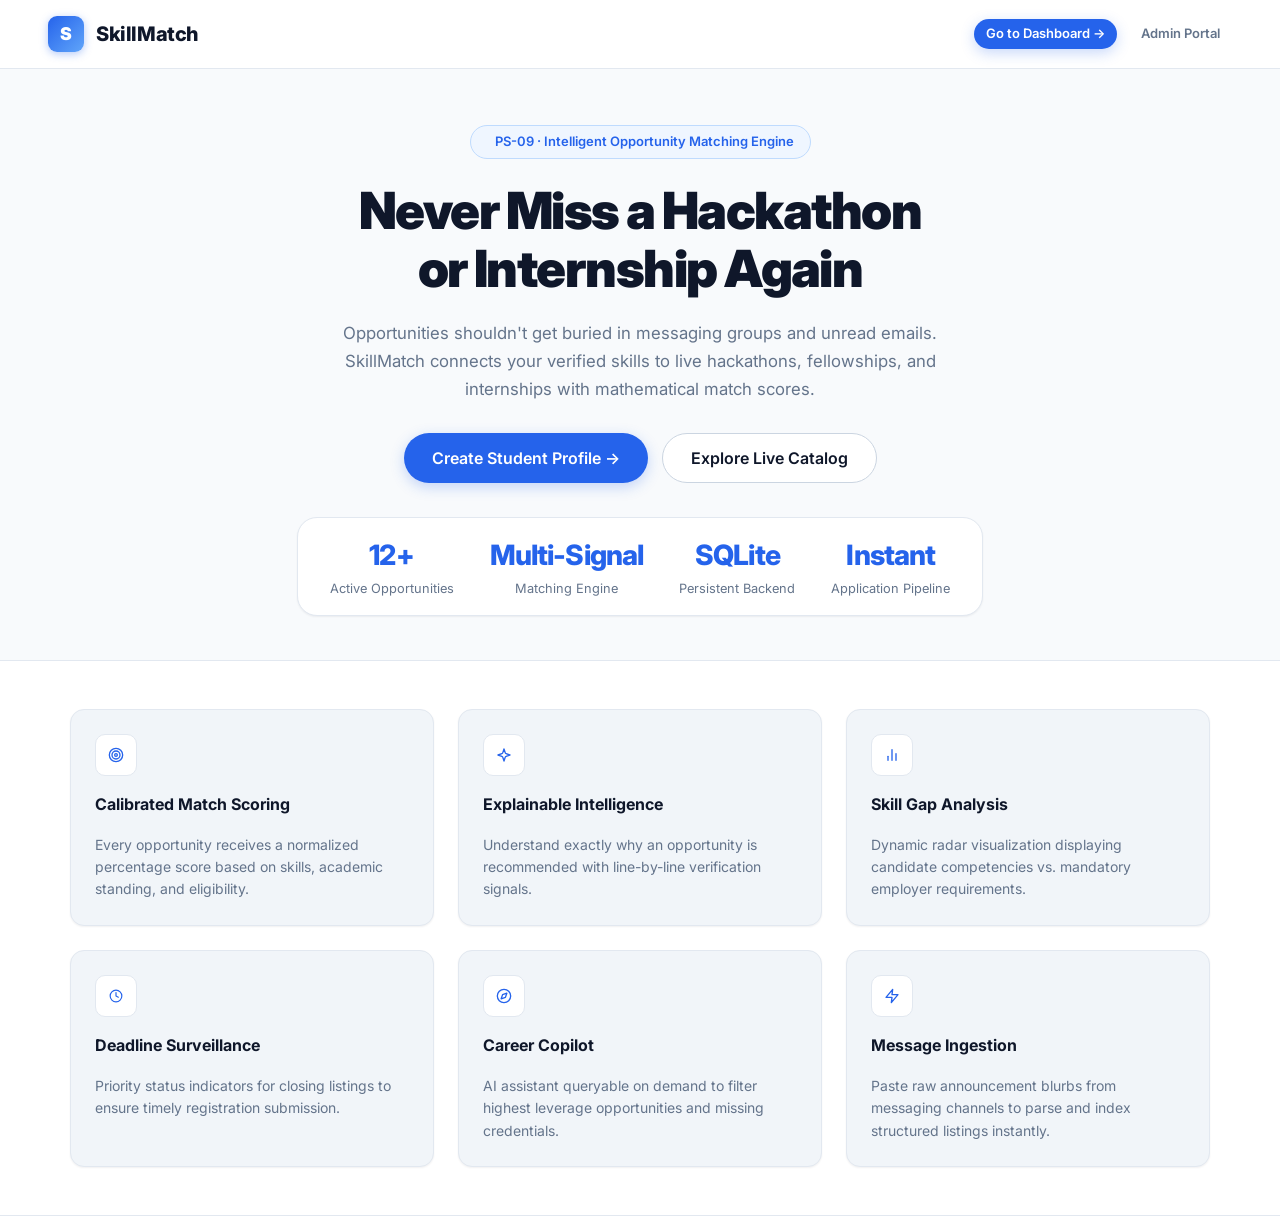
<file: index.html>
<!DOCTYPE html>
<html lang="en">

<head>
  <meta charset="UTF-8" />
  <meta name="viewport" content="width=device-width, initial-scale=1.0" />
  <title>SkillMatch — Student Opportunity Platform</title>
  <meta name="description" content="AI-powered skill-to-opportunity matching platform for engineering students." />
  <link rel="stylesheet" href="css/styles.css?v=2" />
  <script src="js/icons.js"></script>
  <style>
    .badge-iso {
      display: inline-flex;
      align-items: center;
      gap: 6px;
      padding: 4px 10px;
      border-radius: var(--radius-full);
      font-size: 0.75rem;
      font-weight: 700;
      text-transform: uppercase;
      letter-spacing: 0.04em;
      background: var(--blue-50);
      color: var(--primary);
      border: 1px solid var(--border-blue);
    }

    .icon-box {
      width: 40px;
      height: 40px;
      border-radius: var(--radius);
      display: flex;
      align-items: center;
      justify-content: center;
      background: var(--blue-50);
      color: var(--primary);
      margin-bottom: 12px;
    }

    .landing-nav {
      padding: 16px 48px;
      display: flex;
      align-items: center;
      justify-content: space-between;
      border-bottom: 1px solid var(--border);
      background: white;
      position: sticky;
      top: 0;
      z-index: 50;
    }

    .landing-logo {
      display: flex !important;
      flex-direction: row !important;
      align-items: center !important;
      gap: 12px !important;
    }

    .landing-logo .logo-mark {
      width: 36px !important;
      height: 36px !important;
      background: linear-gradient(135deg, var(--primary), #60a5fa) !important;
      border-radius: 9px !important;
      display: flex !important;
      align-items: center !important;
      justify-content: center !important;
      font-weight: 900 !important;
      font-size: 1.1rem !important;
      color: white !important;
      box-shadow: 0 2px 8px rgba(37, 99, 235, 0.35) !important;
      flex-shrink: 0 !important;
    }

    .landing-logo .logo-text {
      font-size: 1.25rem !important;
      font-weight: 800 !important;
      color: var(--text) !important;
      letter-spacing: -0.02em !important;
    }

    .feature-strip {
      background: white;
      border-top: 1px solid var(--border);
      border-bottom: 1px solid var(--border);
      padding: 48px 24px;
    }

    .features-grid {
      max-width: 1140px !important;
      margin: 0 auto !important;
      display: grid !important;
      grid-template-columns: repeat(3, 1fr) !important;
      gap: 24px !important;
      width: 100% !important;
    }

    .feature-item {
      background: var(--bg);
      border: 1.5px solid var(--border);
      border-radius: var(--radius-lg);
      padding: 24px;
      display: flex;
      flex-direction: column;
      align-items: flex-start;
      transition: all var(--base);
    }

    .feature-item:hover {
      border-color: var(--border-blue);
      box-shadow: var(--shadow-blue);
      transform: translateY(-2px);
    }

    .feature-name {
      font-size: 1rem;
      font-weight: 700;
      color: var(--text);
      margin-bottom: 8px;
    }

    .feature-desc {
      font-size: 0.875rem;
      color: var(--text-muted);
      line-height: 1.6;
    }

    @media (max-width:960px) {
      .features-grid {
        grid-template-columns: repeat(2, 1fr) !important;
      }
    }

    @media (max-width:640px) {
      .features-grid {
        grid-template-columns: 1fr !important;
      }

      .landing-nav {
        padding: 14px 20px !important;
      }
    }

    .student-auth-overlay {
      position: fixed;
      inset: 0;
      background: rgba(15, 23, 42, 0.8);
      backdrop-filter: blur(8px);
      z-index: 9999;
      display: flex;
      align-items: center;
      justify-content: center;
      padding: 20px;
    }

    .student-auth-card {
      background: white;
      border-radius: var(--radius-xl);
      border: 1.5px solid var(--border-blue);
      box-shadow: var(--shadow-lg);
      width: 100%;
      max-width: 440px;
      padding: 28px 24px;
    }

    .profile-pick-item {
      display: flex;
      align-items: center;
      justify-content: space-between;
      padding: 10px 14px;
      border: 1px solid var(--border);
      border-radius: var(--radius);
      cursor: pointer;
      transition: all var(--fast);
    }

    .profile-pick-item:hover {
      border-color: var(--primary);
      background: var(--blue-50);
      transform: translateX(3px);
    }
  </style>
</head>

<body>

  <div class="landing-page">

    <!-- Nav -->
    <nav class="landing-nav">
      <div class="landing-logo">
        <div class="logo-mark">S</div>
        <span class="logo-text">SkillMatch</span>
      </div>
      <div class="flex items-center gap-3">
        <a href="/dashboard.html" onclick="handleDashboardClick(event)" class="btn btn-primary btn-sm">Go to Dashboard
          →</a>
        <a href="/admin.html" class="btn btn-ghost btn-sm">Admin Portal</a>
      </div>
    </nav>

    <!-- Hero -->
    <section class="landing-hero">
      <div class="hero-badge">
        <span class="badge-dot"></span>
        <span>PS-09 · Intelligent Opportunity Matching Engine</span>
      </div>

      <h1>
        Never Miss a Hackathon<br />
        or Internship Again
      </h1>

      <p class="hero-sub">
        Opportunities shouldn't get buried in messaging groups and unread emails.<br />
        SkillMatch connects your verified skills to live hackathons, fellowships, and internships with mathematical
        match scores.
      </p>

      <div class="hero-cta">
        <button class="btn btn-primary btn-lg" onclick="showWizard()" id="start-btn">
          Create Student Profile →
        </button>
        <a href="/dashboard.html" class="btn btn-secondary btn-lg">Explore Live Catalog</a>
      </div>

      <div class="hero-stats">
        <div class="h-stat"><span class="h-stat-num">12+</span><span class="h-stat-lbl">Active Opportunities</span>
        </div>
        <div class="h-stat"><span class="h-stat-num">Multi-Signal</span><span class="h-stat-lbl">Matching Engine</span>
        </div>
        <div class="h-stat"><span class="h-stat-num">SQLite</span><span class="h-stat-lbl">Persistent Backend</span>
        </div>
        <div class="h-stat"><span class="h-stat-num">Instant</span><span class="h-stat-lbl">Application Pipeline</span>
        </div>
      </div>
    </section>

    <!-- Feature strip -->
    <div class="feature-strip">
      <div class="features-grid">
        <div class="feature-item">
          <div class="icon-box" id="f-icon-1"></div>
          <div class="feature-name">Calibrated Match Scoring</div>
          <div class="feature-desc">Every opportunity receives a normalized percentage score based on skills, academic
            standing, and eligibility.</div>
        </div>
        <div class="feature-item">
          <div class="icon-box" id="f-icon-2"></div>
          <div class="feature-name">Explainable Intelligence</div>
          <div class="feature-desc">Understand exactly why an opportunity is recommended with line-by-line verification
            signals.</div>
        </div>
        <div class="feature-item">
          <div class="icon-box" id="f-icon-3"></div>
          <div class="feature-name">Skill Gap Analysis</div>
          <div class="feature-desc">Dynamic radar visualization displaying candidate competencies vs. mandatory employer
            requirements.</div>
        </div>
        <div class="feature-item">
          <div class="icon-box" id="f-icon-4"></div>
          <div class="feature-name">Deadline Surveillance</div>
          <div class="feature-desc">Priority status indicators for closing listings to ensure timely registration
            submission.</div>
        </div>
        <div class="feature-item">
          <div class="icon-box" id="f-icon-5"></div>
          <div class="feature-name">Career Copilot</div>
          <div class="feature-desc">AI assistant queryable on demand to filter highest leverage opportunities and
            missing credentials.</div>
        </div>
        <div class="feature-item">
          <div class="icon-box" id="f-icon-6"></div>
          <div class="feature-name">Message Ingestion</div>
          <div class="feature-desc">Paste raw announcement blurbs from messaging channels to parse and index structured
            listings instantly.</div>
        </div>
      </div>
    </div>


    <!-- Student Sign In Modal -->
    <div class="student-auth-overlay" id="student-login-modal" style="display:none;">
      <div class="student-auth-card">
        <div style="display:flex;align-items:center;justify-content:space-between;margin-bottom:12px;">
          <div style="display:flex;align-items:center;gap:10px;">
            <div class="logo-mark"
              style="width:32px;height:32px;background:linear-gradient(135deg,var(--primary),#60a5fa);border-radius:8px;display:flex;align-items:center;justify-content:center;color:white;font-weight:900;">
              S</div>
            <span style="font-size:1.15rem;font-weight:800;color:var(--text);">Student Sign In</span>
          </div>
          <button class="btn btn-ghost btn-sm" onclick="closeStudentLogin()">✕</button>
        </div>
        <p class="text-xs text-muted mb-4">Select an active profile or continue with your student email to load matched
          opportunities.</p>

        <!-- Registered Profiles Picker -->
        <div class="mb-4">
          <div class="text-xs text-subtle mb-2 font-bold uppercase" style="letter-spacing:0.05em;">Registered Profiles
          </div>
          <div id="profiles-picker-list"
            style="display:flex;flex-direction:column;gap:8px;max-height:160px;overflow-y:auto;">
            <div class="text-xs text-muted" style="padding:10px;text-align:center;">Loading registered students...</div>
          </div>
        </div>

        <div class="divider"></div>

        <div class="mb-3" style="text-align:left;">
          <label class="label mb-1" style="display:block;">Or Sign In with Email</label>
          <input type="email" id="login-email-inp" class="form-input text-sm" placeholder="e.g. atharva@test.com"
            onkeydown="if(event.key==='Enter') loginWithEmail()" />
        </div>

        <div id="login-err-msg" class="text-xs text-red mb-3"
          style="display:none;padding:6px;background:#fef2f2;border-radius:var(--radius);border:1px solid #fecaca;">
        </div>

        <div class="flex flex-col gap-2">
          <button class="btn btn-primary w-full" onclick="loginWithEmail()" id="email-login-btn">Sign In to Dashboard
            →</button>
          <button class="btn btn-secondary w-full" onclick="closeStudentLogin(); showWizard();">Create New Student
            Profile</button>
          <a href="/dashboard.html" class="btn btn-ghost text-xs text-muted w-full" style="text-align:center;">Continue
            as Guest Explorer →</a>
        </div>
      </div>
    </div>


    <!-- WIZARD -->
    <div class="wizard-wrap" id="wizard-section" style="display:none;">
      <div class="wizard-box">

        <!-- Steps -->
        <div class="wizard-steps-bar" id="wsteps">
          <div class="wstep active" data-s="1">
            <div class="wdot">1</div>
            <span class="wlabel">Academic</span>
          </div>
          <div class="wstep" data-s="2">
            <div class="wdot">2</div>
            <span class="wlabel">Competencies</span>
          </div>
          <div class="wstep" data-s="3">
            <div class="wdot">3</div>
            <span class="wlabel">Interests</span>
          </div>
        </div>

        <!-- Pane 1 -->
        <div class="wpane active" id="wp-1">
          <div>
            <h2>Student Details</h2>
            <p class="mt-1">Provide your academic status to calibrate eligibility filters.</p>
          </div>
          <div class="grid-2">
            <div class="form-group">
              <label class="form-label" for="w-name">Full Name *</label>
              <input class="form-input" id="w-name" type="text" placeholder="e.g. Atharva Sharma" />
            </div>
            <div class="form-group">
              <label class="form-label" for="w-email">Email Address</label>
              <input class="form-input" id="w-email" type="email" placeholder="you@college.edu" />
            </div>
          </div>
          <div class="grid-2">
            <div class="form-group">
              <label class="form-label" for="w-year">Current Year of Study *</label>
              <select class="form-select" id="w-year">
                <option value="">Select Year...</option>
                <option value="1">1st Year</option>
                <option value="2">2nd Year</option>
                <option value="3">3rd Year (Pre-final)</option>
                <option value="4">4th Year (Final)</option>
              </select>
            </div>
            <div class="form-group">
              <label class="form-label" for="w-branch">Academic Branch *</label>
              <select class="form-select" id="w-branch">
                <option value="">Select Branch...</option>
                <option value="CSE">Computer Science (CSE)</option>
                <option value="IT">Information Technology (IT)</option>
                <option value="ECE">Electronics (ECE)</option>
                <option value="EEE">Electrical (EEE)</option>
                <option value="Mechanical">Mechanical Engineering</option>
                <option value="Civil">Civil Engineering</option>
                <option value="Mathematics">Mathematics / Data</option>
                <option value="Statistics">Statistics</option>
                <option value="Design">Design</option>
              </select>
            </div>
          </div>
          <div class="grid-2">
            <div class="form-group">
              <label class="form-label" for="w-cgpa">Current CGPA (0 - 10)</label>
              <input class="form-input" id="w-cgpa" type="number" step="0.01" min="0" max="10" placeholder="e.g. 8.4" />
            </div>
            <div class="form-group">
              <label class="form-label" for="w-college">College / University</label>
              <input class="form-input" id="w-college" type="text" placeholder="e.g. IIT Delhi" />
            </div>
          </div>
          <div class="wizard-footer">
            <button class="btn btn-ghost" onclick="hideWizard()">Cancel</button>
            <button class="btn btn-primary" onclick="goStep(2)">Continue to Skills →</button>
          </div>
        </div>

        <!-- Pane 2 -->
        <div class="wpane" id="wp-2">
          <div>
            <h2>Technical Competencies</h2>
            <p class="mt-1">Select your skills or upload a resume to automatically extract verified competencies.</p>
          </div>

          <!-- Resume Upload -->
          <div
            style="background:var(--blue-50);border:1.5px dashed var(--border-blue);border-radius:var(--radius-lg);padding:18px;margin-bottom:12px;">
            <div class="flex items-center gap-3 mb-2">
              <div id="resume-icon-wrap" style="color:var(--primary);"></div>
              <div>
                <div class="font-semibold text-sm">Resume Skill Auto-Extraction</div>
                <div class="text-xs text-muted">Upload a PDF or TXT resume to auto-populate competencies via lexical
                  parsing</div>
              </div>
            </div>
            <div class="flex gap-2 items-center">
              <input type="file" id="resume-file" accept=".pdf,.txt" class="form-input"
                style="font-size:0.8rem;padding:6px 10px;" onchange="parseResume(this)" />
              <div id="resume-status" class="text-xs text-muted"></div>
            </div>
          </div>

          <div class="form-group">
            <div class="search-wrap">
              <span class="search-icon" id="search-icon-wrap"></span>
              <input class="form-input" id="skill-search" type="text"
                placeholder="Filter skills (e.g. Python, React, SQL)..." oninput="filterSkills()" />
            </div>
          </div>
          <div>
            <div class="flex justify-between mb-2">
              <span class="caption">Click competency to toggle</span>
              <span class="caption font-semibold text-blue" id="skill-count">0 selected</span>
            </div>
            <div class="chips" id="skill-chips" style="max-height:240px;overflow-y:auto;padding-right:4px;"></div>
          </div>
          <div class="wizard-footer">
            <button class="btn btn-secondary" onclick="goStep(1)">← Back</button>
            <button class="btn btn-primary" onclick="goStep(3)">Continue to Interests →</button>
          </div>
        </div>

        <!-- Pane 3 -->
        <div class="wpane" id="wp-3">
          <div>
            <h2>Domain Interests</h2>
            <p class="mt-1">Target fields you want prioritized in your match feed.</p>
          </div>
          <div class="chips" id="interest-chips"></div>

          <!-- Preview -->
          <div
            style="background:var(--blue-50);border:1.5px solid var(--blue-100);border-radius:var(--radius-lg);padding:14px 16px;">
            <div class="flex items-center gap-2 mb-2">
              <span class="text-sm font-semibold text-blue">Profile Confirmation</span>
            </div>
            <div id="preview-text" class="text-sm text-muted"></div>
          </div>

          <div class="wizard-footer">
            <button class="btn btn-secondary" onclick="goStep(2)">← Back</button>
            <button class="btn btn-primary btn-lg" onclick="saveProfile()" id="save-btn">
              Generate Match Feed →
            </button>
          </div>
        </div>

      </div>
    </div>

  </div>

  <div class="toast-tray" id="toast-tray"></div>

  <script>
    const ALL_SKILLS = ["Python", "JavaScript", "Java", "C++", "C", "TypeScript", "Go", "MATLAB", "React", "Vue.js", "HTML/CSS", "Next.js", "Node.js", "Django", "FastAPI", "Express.js", "Data Structures", "Algorithms", "Problem Solving", "System Design", "OOP", "Machine Learning", "Deep Learning", "TensorFlow", "PyTorch", "NLP", "Computer Vision", "Statistics", "Mathematics", "Linear Algebra", "SQL", "MongoDB", "PostgreSQL", "Redis", "Firebase", "Cloud", "AWS", "Azure", "GCP", "Docker", "Kubernetes", "Linux", "Git", "Open Source", "Figma", "UI/UX", "Signal Processing", "IoT", "Blockchain", "Physics", "Finance", "Communication", "Leadership", "Team Work", "Public Speaking", "Community Building", "Event Management", "Presentation", "APIs", "Web Development", "Any Programming Language"];
    const INTERESTS = ["AI/ML", "Web Development", "Open Source", "Hackathons", "Research", "FinTech", "Cloud Computing", "Cybersecurity", "Mobile Development", "Data Science", "Blockchain", "IoT", "Robotics", "Space Tech", "Game Development", "Community Building"];
    const selectedSkills = new Set(), selectedInterests = new Set();

    document.addEventListener('DOMContentLoaded', () => {
      // Populate feature icons from ICONS
      document.getElementById('f-icon-1').innerHTML = ICONS.target;
      document.getElementById('f-icon-2').innerHTML = ICONS.sparkle;
      document.getElementById('f-icon-3').innerHTML = ICONS.analytics;
      document.getElementById('f-icon-4').innerHTML = ICONS.clock;
      document.getElementById('f-icon-5').innerHTML = ICONS.compass;
      document.getElementById('f-icon-6').innerHTML = ICONS.bolt;

      const resWrap = document.getElementById('resume-icon-wrap');
      if (resWrap) resWrap.innerHTML = ICONS.upload;
      const sWrap = document.getElementById('search-icon-wrap');
      if (sWrap) sWrap.innerHTML = ICONS.search;

      if (localStorage.getItem('sm_profile_id')) {
        window.location.href = '/dashboard.html';
        return;
      }
      renderSkillChips(ALL_SKILLS);
      renderInterestChips();
    });


    // ── Student Sign In Modal Functions ──
    function handleDashboardClick(e) {
      if (e) e.preventDefault();
      const pid = localStorage.getItem('sm_profile_id');
      if (pid) {
        window.location.href = '/dashboard.html';
      } else {
        openStudentLogin();
      }
    }

    async function openStudentLogin() {
      const modal = document.getElementById('student-login-modal');
      modal.style.display = 'flex';
      const container = document.getElementById('profiles-picker-list');

      try {
        const res = await fetch('/api/profiles');
        const profiles = await res.json();
        if (profiles && profiles.length > 0) {
          container.innerHTML = profiles.slice(0, 4).map(p => `
        <div class="profile-pick-item" onclick="selectProfile('${p.id}', '${p.name}')">
          <div>
            <div style="font-weight:700;font-size:0.875rem;">${p.name}</div>
            <div style="font-size:0.75rem;color:var(--text-muted);">${p.branch || 'Engineering'} · Year ${p.year || 1}</div>
          </div>
          <span class="btn btn-primary btn-sm" style="padding:4px 10px;font-size:0.75rem;">Select →</span>
        </div>
      `).join('');
        } else {
          container.innerHTML = '<div class="text-xs text-muted" style="padding:8px;text-align:center;">No saved profiles yet. Create one below.</div>';
        }
      } catch {
        container.innerHTML = '<div class="text-xs text-muted" style="padding:8px;text-align:center;">Offline mode — create profile below.</div>';
      }
    }

    function closeStudentLogin() {
      document.getElementById('student-login-modal').style.display = 'none';
    }

    function selectProfile(id, name) {
      localStorage.setItem('sm_profile_id', id);
      toast(`Logged in as ${name}`, 'success');
      setTimeout(() => window.location.href = '/dashboard.html', 400);
    }

    async function loginWithEmail() {
      const inp = document.getElementById('login-email-inp');
      const err = document.getElementById('login-err-msg');
      const btn = document.getElementById('email-login-btn');
      const email = (inp.value || '').trim();

      if (!email) {
        err.textContent = 'Please enter your student email address.';
        err.style.display = 'block';
        return;
      }

      btn.textContent = 'Signing in...';
      btn.disabled = true;

      try {
        const res = await fetch('/api/login', {
          method: 'POST',
          headers: { 'Content-Type': 'application/json' },
          body: JSON.stringify({ email: email })
        });
        const d = await res.json();
        if (d.success && d.profile) {
          localStorage.setItem('sm_profile_id', d.profile.id);
          toast(`Welcome back, ${d.profile.name.split(' ')[0]}`, 'success');
          setTimeout(() => window.location.href = '/dashboard.html', 500);
        } else {
          err.textContent = d.error || 'Profile not found. Create a profile below.';
          err.style.display = 'block';
        }
      } catch {
        err.textContent = 'Connection error. Please try again.';
        err.style.display = 'block';
      } finally {
        btn.textContent = 'Sign In to Dashboard →';
        btn.disabled = false;
      }
    }

    // Check if redirected with ?login=1
    if (window.location.search.includes('login=1')) {
      document.addEventListener('DOMContentLoaded', openStudentLogin);
    }


    function showWizard() {
      document.getElementById('wizard-section').style.display = 'block';
      document.getElementById('wizard-section').scrollIntoView({ behavior: 'smooth' });
    }
    function hideWizard() {
      document.getElementById('wizard-section').style.display = 'none';
    }

    function goStep(n) {
      if (n === 2) {
        const name = document.getElementById('w-name').value.trim();
        const year = document.getElementById('w-year').value;
        const branch = document.getElementById('w-branch').value;
        if (!name || !year || !branch) {
          toast('Please enter Name, Year, and Branch', 'error');
          return;
        }
      }
      if (n === 3) {
        if (selectedSkills.size === 0) {
          toast('Please select at least 1 skill', 'error');
          return;
        }
        updatePreview();
      }

      document.querySelectorAll('.wpane').forEach(p => p.classList.remove('active'));
      document.querySelectorAll('.wstep').forEach(s => {
        const sn = parseInt(s.dataset.s);
        s.classList.toggle('active', sn === n);
        s.classList.toggle('done', sn < n);
      });
      document.getElementById(`wp-${n}`).classList.add('active');
    }

    function renderSkillChips(list) {
      const container = document.getElementById('skill-chips');
      container.innerHTML = '';
      list.forEach(skill => {
        const btn = document.createElement('button');
        btn.type = 'button';
        btn.className = `chip ${selectedSkills.has(skill) ? 'selected' : ''}`;
        btn.textContent = skill;
        btn.dataset.skill = skill.toLowerCase();
        btn.onclick = () => {
          if (selectedSkills.has(skill)) {
            selectedSkills.delete(skill);
            btn.classList.remove('selected');
          } else {
            selectedSkills.add(skill);
            btn.classList.add('selected');
          }
          document.getElementById('skill-count').textContent = `${selectedSkills.size} selected`;
        };
        container.appendChild(btn);
      });
    }

    function filterSkills() {
      const q = document.getElementById('skill-search').value.toLowerCase();
      document.querySelectorAll('#skill-chips .chip').forEach(c => {
        c.style.display = c.dataset.skill.includes(q) ? '' : 'none';
      });
    }

    function renderInterestChips() {
      const container = document.getElementById('interest-chips');
      container.innerHTML = '';
      INTERESTS.forEach(i => {
        const btn = document.createElement('button');
        btn.type = 'button';
        btn.className = `chip ${selectedInterests.has(i) ? 'selected' : ''}`;
        btn.textContent = i;
        btn.onclick = () => {
          if (selectedInterests.has(i)) {
            selectedInterests.delete(i);
            btn.classList.remove('selected');
          } else {
            selectedInterests.add(i);
            btn.classList.add('selected');
          }
          updatePreview();
        };
        container.appendChild(btn);
      });
    }

    function updatePreview() {
      const name = document.getElementById('w-name').value.trim();
      const year = document.getElementById('w-year').value;
      const branch = document.getElementById('w-branch').value;
      const cgpa = document.getElementById('w-cgpa').value;
      const college = document.getElementById('w-college').value.trim();
      const skills = [...selectedSkills].slice(0, 5).join(', ');
      const more = selectedSkills.size > 5 ? ` +${selectedSkills.size - 5} more` : '';

      document.getElementById('preview-text').innerHTML = `
    <strong>${name}</strong> · Year ${year} ${branch} ${college ? `· ${college}` : ''} ${cgpa ? `· CGPA ${cgpa}` : ''}<br/>
    <span style="color:var(--text);margin-top:4px;display:inline-block;">Skills: ${skills}${more}</span>
  `;
    }

    async function parseResume(input) {
      const file = input.files[0];
      if (!file) return;
      const status = document.getElementById('resume-status');
      status.textContent = 'Parsing resume...';
      status.style.color = 'var(--primary)';

      const formData = new FormData();
      formData.append('file', file);

      try {
        const res = await fetch('/api/resume', { method: 'POST', body: formData });
        const d = await res.json();
        if (d.skills && d.skills.length > 0) {
          d.skills.forEach(skill => selectedSkills.add(skill));
          renderSkillChips(ALL_SKILLS);
          d.skills.filter(s => !ALL_SKILLS.includes(s)).forEach(s => {
            const extra = document.createElement('button');
            extra.className = 'chip selected';
            extra.textContent = s;
            extra.onclick = () => { selectedSkills.delete(s); extra.remove(); document.getElementById('skill-count').textContent = `${selectedSkills.size} selected`; };
            document.getElementById('skill-chips').prepend(extra);
          });
          document.getElementById('skill-count').textContent = `${selectedSkills.size} selected`;

          const m = d.metadata || {};
          if (m.cgpa && !document.getElementById('w-cgpa').value) document.getElementById('w-cgpa').value = m.cgpa;
          if (m.year && !document.getElementById('w-year').value) document.getElementById('w-year').value = m.year;
          if (m.branch && !document.getElementById('w-branch').value) document.getElementById('w-branch').value = m.branch;

          status.textContent = `Extracted ${d.skills.length} skills from resume`;
          status.style.color = 'var(--green)';
          toast(`Extracted ${d.skills.length} skills from resume`, 'success');
        } else {
          status.textContent = 'No matching technical skills identified';
          status.style.color = 'var(--amber)';
        }
      } catch {
        status.textContent = 'Backend offline — select competencies manually';
        status.style.color = 'var(--red)';
      }
    }

    async function saveProfile() {
      const btn = document.getElementById('save-btn');
      btn.textContent = 'Registering Profile...'; btn.disabled = true;

      const profile = {
        name: document.getElementById('w-name').value.trim(),
        email: document.getElementById('w-email').value.trim(),
        year: parseInt(document.getElementById('w-year').value),
        branch: document.getElementById('w-branch').value,
        cgpa: parseFloat(document.getElementById('w-cgpa').value) || 0,
        college: document.getElementById('w-college').value.trim(),
        skills: [...selectedSkills],
        interests: [...selectedInterests]
      };

      try {
        const res = await fetch('/api/profile', {
          method: 'POST',
          headers: { 'Content-Type': 'application/json' },
          body: JSON.stringify(profile)
        });
        const data = await res.json();
        if (data.id) {
          localStorage.setItem('sm_profile_id', data.id);
          toast('Profile saved. Loading matching catalog...', 'success');
          setTimeout(() => window.location.href = '/dashboard.html', 800);
        } else { throw new Error(); }
      } catch {
        btn.textContent = 'Generate Match Feed →'; btn.disabled = false;
        toast('Error connecting to backend service', 'error');
      }
    }

    function toast(msg, type = 'info') {
      const tray = document.getElementById('toast-tray');
      const t = document.createElement('div');
      t.className = `toast ${type}`;
      t.innerHTML = `<span>${type === 'success' ? ICONS.check : ICONS.alert}</span><span>${msg}</span>`;
      tray.appendChild(t);
      setTimeout(() => { t.style.animation = 'toastOut 0.3s ease forwards'; setTimeout(() => t.remove(), 300); }, 3500);
    }
  </script>
</body>

</html>
</file>
<file: css/styles.css>
/* SkillMatch v2 — Clean White + Blue Design
   Professional SaaS aesthetic: Notion + Linear + Stripe
   Font: Inter (Google Fonts) */

@import url('https://fonts.googleapis.com/css2?family=Inter:wght@300;400;500;600;700;800;900&display=swap');

/* ══════════════════════════════════════
   TOKENS
══════════════════════════════════════ */
:root {
  --sidebar:       #0f172a;
  --sidebar-hover: rgba(255,255,255,0.06);
  --sidebar-active:rgba(59,130,246,0.18);

  --bg:            #f1f5f9;
  --bg-white:      #ffffff;
  --bg-blue-soft:  #eff6ff;

  --primary:       #2563eb;
  --primary-dark:  #1d4ed8;
  --primary-hover: #1e40af;
  --primary-light: #3b82f6;
  --primary-soft:  #eff6ff;
  --primary-ring:  rgba(37,99,235,0.2);

  --blue-600:      #2563eb;
  --blue-500:      #3b82f6;
  --blue-400:      #60a5fa;
  --blue-100:      #dbeafe;
  --blue-50:       #eff6ff;

  --green:         #059669;
  --green-soft:    #ecfdf5;
  --green-ring:    rgba(5,150,105,0.2);

  --amber:         #d97706;
  --amber-soft:    #fffbeb;

  --red:           #dc2626;
  --red-soft:      #fef2f2;

  --cyan:          #0891b2;
  --cyan-soft:     #ecfeff;

  --purple:        #7c3aed;
  --purple-soft:   #f5f3ff;

  --text:          #0f172a;
  --text-muted:    #64748b;
  --text-subtle:   #94a3b8;
  --text-inv:      #ffffff;

  --border:        #e2e8f0;
  --border-strong: #cbd5e1;
  --border-blue:   #bfdbfe;

  --shadow-xs:     0 1px 2px rgba(15,23,42,0.06);
  --shadow-sm:     0 1px 3px rgba(15,23,42,0.08), 0 1px 2px rgba(15,23,42,0.04);
  --shadow:        0 4px 6px rgba(15,23,42,0.07), 0 2px 4px rgba(15,23,42,0.04);
  --shadow-md:     0 10px 15px rgba(15,23,42,0.1), 0 4px 6px rgba(15,23,42,0.05);
  --shadow-lg:     0 20px 25px rgba(15,23,42,0.12), 0 8px 10px rgba(15,23,42,0.06);
  --shadow-blue:   0 4px 14px rgba(37,99,235,0.25);
  --shadow-blue-lg:0 8px 25px rgba(37,99,235,0.3);

  --font:          'Inter', -apple-system, BlinkMacSystemFont, sans-serif;

  --radius-xs:  4px;
  --radius-sm:  6px;
  --radius:     10px;
  --radius-lg:  14px;
  --radius-xl:  20px;
  --radius-2xl: 28px;
  --radius-full:9999px;

  --sidebar-w: 248px;
  --header-h:  60px;

  --ease:  cubic-bezier(0.4,0,0.2,1);
  --fast:  150ms var(--ease);
  --base:  250ms var(--ease);
  --slow:  400ms var(--ease);
}

/* ══════════════════════════════════════
   RESET
══════════════════════════════════════ */
*, *::before, *::after { box-sizing:border-box; margin:0; padding:0; }
html { scroll-behavior:smooth; -webkit-font-smoothing:antialiased; }
body {
  font-family: var(--font);
  background: var(--bg);
  color: var(--text);
  line-height: 1.5;
  overflow-x: hidden;
  font-size: 14px;
}
a  { color:inherit; text-decoration:none; }
button { cursor:pointer; font-family:var(--font); }
input, select, textarea { font-family:var(--font); }
ul { list-style:none; }

/* ══════════════════════════════════════
   SCROLLBAR
══════════════════════════════════════ */
::-webkit-scrollbar { width:5px; height:5px; }
::-webkit-scrollbar-track { background:transparent; }
::-webkit-scrollbar-thumb { background:var(--border-strong); border-radius:3px; }
::-webkit-scrollbar-thumb:hover { background:var(--text-subtle); }

/* ══════════════════════════════════════
   TYPOGRAPHY
══════════════════════════════════════ */
h1 { font-size:clamp(1.75rem,4vw,3rem); font-weight:800; line-height:1.15; letter-spacing:-0.02em; }
h2 { font-size:clamp(1.25rem,2.5vw,1.75rem); font-weight:700; letter-spacing:-0.01em; }
h3 { font-size:1.125rem; font-weight:600; }
h4 { font-size:0.9375rem; font-weight:600; }
p  { color:var(--text-muted); line-height:1.65; }

.label { font-size:0.7rem; font-weight:700; letter-spacing:0.07em; text-transform:uppercase; color:var(--text-subtle); }
.caption { font-size:0.8rem; color:var(--text-muted); }

/* ══════════════════════════════════════
   SIDEBAR
══════════════════════════════════════ */
.sidebar {
  width: var(--sidebar-w);
  background: var(--sidebar);
  min-height: 100vh;
  position: fixed;
  top:0; left:0;
  display: flex;
  flex-direction: column;
  z-index: 100;
  border-right: 1px solid rgba(255,255,255,0.05);
}

.sidebar-logo {
  display: flex; align-items: center; gap: 10px;
  padding: 20px 18px 16px;
  border-bottom: 1px solid rgba(255,255,255,0.06);
}

.logo-mark {
  width: 32px; height: 32px;
  background: linear-gradient(135deg, var(--primary), #60a5fa);
  border-radius: 8px;
  display: flex; align-items: center; justify-content: center;
  font-weight: 900; font-size: 1rem; color: white;
  box-shadow: 0 2px 8px rgba(37,99,235,0.4);
  flex-shrink: 0;
}

.logo-name {
  font-size: 1rem; font-weight: 800;
  color: white; letter-spacing: -0.01em;
}

.sidebar-nav {
  padding: 12px 10px;
  flex: 1;
  display: flex;
  flex-direction: column;
  gap: 2px;
  overflow-y: auto;
}

.nav-section-label {
  font-size: 0.65rem;
  font-weight: 700;
  letter-spacing: 0.08em;
  text-transform: uppercase;
  color: rgba(255,255,255,0.25);
  padding: 12px 8px 4px;
}

.nav-link {
  display: flex;
  align-items: center;
  gap: 10px;
  padding: 9px 10px;
  border-radius: var(--radius);
  color: rgba(255,255,255,0.55);
  font-size: 0.875rem;
  font-weight: 500;
  transition: all var(--fast);
  cursor: pointer;
  border: none;
  background: transparent;
  width: 100%;
  text-align: left;
}

.nav-link:hover { background: var(--sidebar-hover); color: rgba(255,255,255,0.9); }
.nav-link.active {
  background: var(--sidebar-active);
  color: #93c5fd;
  font-weight: 600;
}
.nav-link .icon { font-size: 1rem; width: 18px; text-align:center; flex-shrink:0; }
.nav-link .badge {
  margin-left: auto;
  background: var(--primary);
  color: white;
  font-size: 0.65rem;
  font-weight: 700;
  padding: 1px 7px;
  border-radius: var(--radius-full);
  min-width: 18px; text-align: center;
}

.sidebar-divider { height: 1px; background: rgba(255,255,255,0.06); margin: 6px 10px; }

.sidebar-footer {
  padding: 12px 10px;
  border-top: 1px solid rgba(255,255,255,0.06);
}

.student-chip {
  display: flex; align-items: center; gap: 10px;
  padding: 8px 10px;
  border-radius: var(--radius);
  cursor: pointer;
  transition: background var(--fast);
}
.student-chip:hover { background: var(--sidebar-hover); }

/* ══════════════════════════════════════
   AVATAR
══════════════════════════════════════ */
.avatar {
  width: 34px; height: 34px; border-radius: 50%;
  background: linear-gradient(135deg, var(--primary), #60a5fa);
  display: flex; align-items: center; justify-content: center;
  font-size: 0.8rem; font-weight: 700; color: white;
  flex-shrink: 0;
}
.avatar-sm { width: 28px; height: 28px; font-size: 0.7rem; }
.avatar-lg { width: 48px; height: 48px; font-size: 1.1rem; }
.avatar-xl { width: 72px; height: 72px; font-size: 1.5rem; font-weight: 800; }

/* ══════════════════════════════════════
   MAIN LAYOUT
══════════════════════════════════════ */
.app-shell { display: flex; min-height: 100vh; }

.main-area {
  margin-left: var(--sidebar-w);
  flex: 1;
  display: flex;
  flex-direction: column;
  min-height: 100vh;
}

.top-bar {
  height: var(--header-h);
  background: var(--bg-white);
  border-bottom: 1px solid var(--border);
  display: flex; align-items: center;
  padding: 0 24px;
  gap: 12px;
  position: sticky; top: 0; z-index: 80;
  box-shadow: var(--shadow-xs);
}

.page-wrap {
  padding: 28px 28px;
  flex: 1;
}

/* ══════════════════════════════════════
   CARDS
══════════════════════════════════════ */
.card {
  background: var(--bg-white);
  border: 1px solid var(--border);
  border-radius: var(--radius-lg);
  padding: 20px;
  box-shadow: var(--shadow-xs);
}

.card-hover {
  transition: border-color var(--base), box-shadow var(--base), transform var(--base);
}
.card-hover:hover {
  border-color: var(--border-blue);
  box-shadow: var(--shadow-blue);
  transform: translateY(-2px);
}

/* ══════════════════════════════════════
   BUTTONS
══════════════════════════════════════ */
.btn {
  display: inline-flex; align-items: center; gap: 6px;
  padding: 8px 16px;
  border-radius: var(--radius-full);
  font-size: 0.875rem; font-weight: 600;
  transition: all var(--fast);
  white-space: nowrap;
  border: none;
}

.btn-primary {
  background: var(--primary);
  color: white;
  box-shadow: var(--shadow-blue);
}
.btn-primary:hover {
  background: var(--primary-dark);
  box-shadow: var(--shadow-blue-lg);
  transform: translateY(-1px);
}
.btn-primary:active { transform: translateY(0); }

.btn-secondary {
  background: white;
  border: 1.5px solid var(--border-strong);
  color: var(--text);
}
.btn-secondary:hover {
  border-color: var(--primary);
  color: var(--primary);
  background: var(--blue-50);
}

.btn-ghost {
  background: transparent;
  color: var(--text-muted);
  padding: 6px 10px;
}
.btn-ghost:hover { background: var(--bg); color: var(--text); }

.btn-danger { background: var(--red-soft); border: 1.5px solid #fecaca; color: var(--red); }
.btn-danger:hover { background: #fecaca; }

.btn-sm { padding: 5px 12px; font-size: 0.8125rem; }
.btn-lg { padding: 12px 28px; font-size: 1rem; }
.btn-icon { padding: 7px; border-radius: var(--radius); }

/* ══════════════════════════════════════
   BADGES
══════════════════════════════════════ */
.badge {
  display: inline-flex; align-items: center; gap: 4px;
  padding: 3px 9px;
  border-radius: var(--radius-full);
  font-size: 0.72rem;
  font-weight: 600;
  letter-spacing: 0.01em;
  white-space: nowrap;
}

.badge-blue   { background: var(--blue-100); color: #1d4ed8; }
.badge-green  { background: #dcfce7; color: #15803d; }
.badge-amber  { background: #fef9c3; color: #92400e; }
.badge-red    { background: #fee2e2; color: var(--red); }
.badge-purple { background: #ede9fe; color: #6d28d9; }
.badge-cyan   { background: #cffafe; color: #0e7490; }
.badge-gray   { background: var(--bg); color: var(--text-muted); border: 1px solid var(--border); }

/* Deadline urgency */
.dl-safe    { background: #dcfce7; color: #15803d; }
.dl-warning { background: #fef9c3; color: #92400e; }
.dl-urgent  { background: #ffedd5; color: #c2410c; }
.dl-critical{ background: #fee2e2; color: var(--red); animation: urgentPulse 2s ease infinite; }
.dl-closed  { background: var(--bg); color: var(--text-subtle); border: 1px solid var(--border); }

@keyframes urgentPulse {
  0%,100% { opacity:1; }
  50%      { opacity:0.7; }
}

/* ══════════════════════════════════════
   FORM ELEMENTS
══════════════════════════════════════ */
.form-group { display: flex; flex-direction: column; gap: 6px; }
.form-label { font-size: 0.8125rem; font-weight: 600; color: var(--text); }

.form-input, .form-select {
  background: white;
  border: 1.5px solid var(--border-strong);
  border-radius: var(--radius);
  padding: 9px 13px;
  color: var(--text);
  font-size: 0.9rem;
  font-family: var(--font);
  width: 100%;
  transition: border-color var(--fast), box-shadow var(--fast);
  -webkit-appearance: none;
}
.form-select {
  background-image: url("data:image/svg+xml,%3Csvg xmlns='http://www.w3.org/2000/svg' width='12' height='7'%3E%3Cpath d='M1 1l5 5 5-5' stroke='%2364748b' stroke-width='1.5' fill='none' stroke-linecap='round'/%3E%3C/svg%3E");
  background-repeat: no-repeat; background-position: right 12px center;
  padding-right: 34px;
}
.form-input:focus, .form-select:focus {
  outline: none;
  border-color: var(--primary);
  box-shadow: 0 0 0 3px var(--primary-ring);
}
.form-input::placeholder { color: var(--text-subtle); }

.search-wrap { position: relative; }
.search-wrap .search-icon { position: absolute; left: 12px; top: 50%; transform: translateY(-50%); color: var(--text-subtle); font-size: 0.9rem; pointer-events: none; }
.search-wrap .form-input { padding-left: 36px; }

/* ══════════════════════════════════════
   SKILL CHIPS
══════════════════════════════════════ */
.chips { display: flex; flex-wrap: wrap; gap: 7px; }

.chip {
  display: inline-flex; align-items: center; gap: 5px;
  padding: 5px 13px;
  border-radius: var(--radius-full);
  font-size: 0.8125rem;
  font-weight: 500;
  border: 1.5px solid var(--border-strong);
  background: white;
  color: var(--text-muted);
  cursor: pointer;
  transition: all var(--fast);
  user-select: none;
}
.chip:hover { border-color: var(--primary); color: var(--primary); background: var(--blue-50); }
.chip.selected { background: var(--blue-50); border-color: var(--blue-400); color: var(--primary); font-weight: 600; }
.chip.matched { background: #dcfce7; border-color: #86efac; color: #15803d; }
.chip.missing { background: #fee2e2; border-color: #fca5a5; color: var(--red); }
.chip.bonus   { background: #fef9c3; border-color: #fde68a; color: #92400e; }

/* ══════════════════════════════════════
   OPPORTUNITY CARDS
══════════════════════════════════════ */
.opp-grid {
  display: grid;
  grid-template-columns: repeat(auto-fill, minmax(340px, 1fr));
  gap: 16px;
}

.opp-card {
  background: white;
  border: 1.5px solid var(--border);
  border-radius: var(--radius-lg);
  padding: 20px;
  display: flex; flex-direction: column; gap: 14px;
  position: relative; overflow: hidden;
  transition: all var(--base);
  cursor: pointer;
}

.opp-card::before {
  content: '';
  position: absolute; top: 0; left: 0; right: 0; height: 3px;
  background: linear-gradient(90deg, var(--primary), var(--blue-400));
  opacity: 0; transition: opacity var(--base);
}

.opp-card:hover {
  border-color: var(--border-blue);
  box-shadow: var(--shadow-blue);
  transform: translateY(-3px);
}
.opp-card:hover::before { opacity: 1; }

.opp-card.urgent-glow { border-color: #fca5a5; }
.opp-card.urgent-glow:hover { box-shadow: 0 8px 25px rgba(220,38,38,0.2); }
.opp-card.urgent-glow::before { background: linear-gradient(90deg, var(--red), #f97316); opacity: 0.7; }

.org-logo {
  width: 42px; height: 42px; border-radius: 10px;
  display: flex; align-items: center; justify-content: center;
  font-size: 0.8rem; font-weight: 800; color: white; flex-shrink: 0;
}

.opp-header { display: flex; align-items: flex-start; gap: 12px; }
.opp-meta { flex: 1; min-width: 0; }
.opp-org  { font-size: 0.75rem; color: var(--text-subtle); font-weight: 500; }
.opp-title {
  font-size: 0.9375rem; font-weight: 700; color: var(--text); line-height: 1.3; margin-top: 2px;
  display: -webkit-box; -webkit-line-clamp: 2; -webkit-box-orient: vertical; overflow: hidden;
}

.bookmark-toggle {
  width: 30px; height: 30px; border-radius: var(--radius-sm);
  border: 1.5px solid var(--border-strong); background: white;
  display: flex; align-items: center; justify-content: center;
  font-size: 0.9rem; cursor: pointer; flex-shrink: 0;
  transition: all var(--fast); color: var(--text-subtle);
}
.bookmark-toggle:hover { border-color: var(--amber); color: var(--amber); background: var(--amber-soft); }
.bookmark-toggle.active { border-color: var(--amber); color: var(--amber); background: var(--amber-soft); }

.opp-badges { display: flex; flex-wrap: wrap; gap: 5px; }
.opp-desc { font-size: 0.8125rem; color: var(--text-muted); line-height: 1.6; display: -webkit-box; -webkit-line-clamp: 2; -webkit-box-orient: vertical; overflow: hidden; }

/* Match score row */
.match-row {
  display: flex; align-items: center; gap: 10px;
  background: var(--bg);
  border: 1px solid var(--border);
  border-radius: var(--radius);
  padding: 10px 12px;
}

.ring-wrap { position: relative; width: 48px; height: 48px; flex-shrink: 0; }
.ring-wrap svg { width: 48px; height: 48px; transform: rotate(-90deg); }
.ring-bg { fill: none; stroke: var(--border); stroke-width: 4; }
.ring-fg { fill: none; stroke-width: 4; stroke-linecap: round; transition: stroke-dashoffset 1s var(--ease); }
.ring-label { position: absolute; inset: 0; display: flex; align-items: center; justify-content: center; font-size: 0.7rem; font-weight: 800; }

.match-info { flex: 1; min-width: 0; }
.match-label-text { font-size: 0.8125rem; font-weight: 700; }
.match-reason-text { font-size: 0.75rem; color: var(--text-muted); margin-top: 2px; white-space: nowrap; overflow: hidden; text-overflow: ellipsis; }

.opp-footer { display: flex; align-items: center; justify-content: space-between; gap: 8px; flex-wrap: wrap; }
.stipend-tag { font-size: 0.8rem; font-weight: 600; color: var(--green); display: flex; align-items: center; gap: 4px; }

/* Countdown timer */
.countdown {
  display: inline-flex; align-items: center; gap: 4px;
  font-size: 0.75rem; font-weight: 700; color: var(--red);
  font-variant-numeric: tabular-nums;
}

/* ══════════════════════════════════════
   BIG SCORE RING (detail page)
══════════════════════════════════════ */
.score-ring-xl { position: relative; width: 140px; height: 140px; }
.score-ring-xl svg { width: 140px; height: 140px; transform: rotate(-90deg); }
.score-ring-xl .ring-bg  { fill: none; stroke: var(--border); stroke-width: 12; }
.score-ring-xl .ring-fg  { fill: none; stroke-width: 12; stroke-linecap: round; transition: stroke-dashoffset 1.2s var(--ease); }
.score-ring-xl .ring-center { position: absolute; inset: 0; display: flex; flex-direction: column; align-items: center; justify-content: center; }
.score-ring-xl .score-num { font-size: 2.25rem; font-weight: 900; letter-spacing: -0.03em; line-height: 1; }
.score-ring-xl .score-suffix { font-size: 0.7rem; color: var(--text-muted); margin-top: 2px; }

/* ══════════════════════════════════════
   SKILL COMPARE TABLE
══════════════════════════════════════ */
.skill-row {
  display: flex; align-items: center; gap: 10px;
  padding: 8px 12px; border-radius: var(--radius);
  border: 1px solid var(--border); background: white;
  font-size: 0.875rem;
}
.skill-row + .skill-row { margin-top: 6px; }
.skill-row.has  { border-color: #86efac; background: #f0fdf4; }
.skill-row.miss { border-color: #fca5a5; background: #fff5f5; }
.skill-row.nice { border-color: #fde68a; background: #fefce8; }
.skill-row .sk-name { flex: 1; font-weight: 500; }
.skill-row .sk-status { font-size: 0.8rem; font-weight: 600; }
.skill-row.has  .sk-status { color: var(--green); }
.skill-row.miss .sk-status { color: var(--red); }
.skill-row.nice .sk-status { color: var(--amber); }

/* ══════════════════════════════════════
   PROGRESS BAR
══════════════════════════════════════ */
.progress { height: 6px; background: var(--border); border-radius: var(--radius-full); overflow: hidden; }
.progress-fill { height: 100%; border-radius: var(--radius-full); transition: width 1s var(--ease); background: var(--primary); }
.progress-fill.green  { background: var(--green); }
.progress-fill.red    { background: var(--red); }
.progress-fill.amber  { background: var(--amber); }
.progress-fill.grad   { background: linear-gradient(90deg, var(--primary), var(--blue-400)); }

/* ══════════════════════════════════════
   STATS CARDS
══════════════════════════════════════ */
.stat-card {
  background: white; border: 1px solid var(--border); border-radius: var(--radius-lg);
  padding: 18px 20px; display: flex; align-items: center; gap: 14px;
  box-shadow: var(--shadow-xs);
}
.stat-icon { width: 44px; height: 44px; border-radius: var(--radius); display: flex; align-items: center; justify-content: center; font-size: 1.3rem; flex-shrink: 0; }
.stat-val { font-size: 1.75rem; font-weight: 800; letter-spacing: -0.03em; line-height: 1; }
.stat-lbl { font-size: 0.78rem; color: var(--text-muted); margin-top: 3px; }

/* ══════════════════════════════════════
   FILTER PILLS
══════════════════════════════════════ */
.filter-bar { display: flex; gap: 6px; flex-wrap: wrap; }
.fpill {
  padding: 5px 14px; border-radius: var(--radius-full);
  font-size: 0.8125rem; font-weight: 600;
  border: 1.5px solid var(--border-strong); background: white; color: var(--text-muted);
  cursor: pointer; transition: all var(--fast); white-space: nowrap;
}
.fpill:hover { border-color: var(--primary); color: var(--primary); background: var(--blue-50); }
.fpill.active { background: var(--primary); border-color: var(--primary); color: white; }

/* ══════════════════════════════════════
   LANDING PAGE (Isadora / Linear Style)
══════════════════════════════════════ */
.landing-page {
  min-height: 100vh;
  background: #f8fafc;
  display: flex;
  flex-direction: column;
}

.landing-nav {
  padding: 16px 48px;
  display: flex;
  align-items: center;
  justify-content: space-between;
  border-bottom: 1px solid var(--border);
  background: white;
  position: sticky;
  top: 0;
  z-index: 50;
}

.landing-logo {
  display: flex;
  align-items: center;
  gap: 12px;
}

.landing-logo .logo-mark {
  width: 36px;
  height: 36px;
  background: linear-gradient(135deg, var(--primary), #60a5fa);
  border-radius: 9px;
  display: flex;
  align-items: center;
  justify-content: center;
  font-weight: 900;
  font-size: 1.1rem;
  color: white;
  box-shadow: 0 2px 8px rgba(37,99,235,0.35);
}

.landing-logo .logo-text {
  font-size: 1.25rem;
  font-weight: 800;
  color: var(--text);
  letter-spacing: -0.02em;
}

.landing-hero, .hero-section {
  padding: 56px 24px 44px;
  max-width: 900px;
  margin: 0 auto;
  width: 100%;
  display: flex;
  flex-direction: column;
  align-items: center;
  text-align: center;
  gap: 22px;
}

.landing-hero h1 {
  font-size: clamp(2.1rem, 4vw, 3.4rem);
  font-weight: 900;
  letter-spacing: -0.03em;
  line-height: 1.15;
  color: var(--text);
  max-width: 820px;
}

.landing-hero .hero-sub {
  font-size: 1.05rem;
  color: var(--text-muted);
  max-width: 660px;
  line-height: 1.65;
}

.hero-badge {
  display: inline-flex;
  align-items: center;
  gap: 8px;
  padding: 6px 16px;
  background: var(--blue-50);
  border: 1.5px solid var(--border-blue);
  border-radius: var(--radius-full);
  font-size: 0.8125rem;
  font-weight: 600;
  color: var(--primary);
}

.hero-cta {
  display: flex;
  gap: 14px;
  flex-wrap: wrap;
  justify-content: center;
  margin-top: 8px;
}

.hero-stats {
  display: flex;
  gap: 36px;
  flex-wrap: wrap;
  justify-content: center;
  margin-top: 12px;
  padding: 16px 32px;
  background: white;
  border: 1px solid var(--border);
  border-radius: var(--radius-xl);
  box-shadow: var(--shadow-xs);
}

.h-stat {
  display: flex;
  flex-direction: column;
  align-items: center;
  gap: 3px;
}

.h-stat-num {
  font-size: 1.75rem;
  font-weight: 800;
  color: var(--primary);
  letter-spacing: -0.03em;
}

.h-stat-lbl {
  font-size: 0.8rem;
  color: var(--text-muted);
}

/* Feature cards row - exactly 3 columns (3x2 grid) */
.feature-strip {
  background: white;
  border-top: 1px solid var(--border);
  border-bottom: 1px solid var(--border);
  padding: 48px 24px;
}

.features-grid {
  max-width: 1140px;
  margin: 0 auto;
  display: grid;
  grid-template-columns: repeat(3, 1fr);
  gap: 24px;
}

@media (max-width: 960px) {
  .features-grid { grid-template-columns: repeat(2, 1fr); }
}
@media (max-width: 640px) {
  .features-grid { grid-template-columns: 1fr; }
  .landing-nav { padding: 14px 20px; }
  .hero-stats { gap: 20px; }
}

.feature-item {
  background: var(--bg);
  border: 1.5px solid var(--border);
  border-radius: var(--radius-lg);
  padding: 24px;
  display: flex;
  flex-direction: column;
  gap: 10px;
  box-shadow: var(--shadow-xs);
  transition: all var(--base);
}

.feature-item:hover {
  border-color: var(--primary);
  background: white;
  box-shadow: var(--shadow-md);
  transform: translateY(-2px);
}

.feature-item .icon-box {
  width: 42px;
  height: 42px;
  border-radius: 10px;
  background: white;
  border: 1px solid var(--border);
  display: flex;
  align-items: center;
  justify-content: center;
  color: var(--primary);
  margin-bottom: 6px;
}

.feature-name {
  font-weight: 700;
  font-size: 1rem;
  color: var(--text);
}

.feature-desc {
  font-size: 0.85rem;
  color: var(--text-muted);
  line-height: 1.6;
}

/* ══════════════════════════════════════
   WIZARD
══════════════════════════════════════ */
.wizard-wrap {
  max-width: 600px; margin: 40px auto; padding: 0 20px;
}
.wizard-box {
  background: white; border: 1.5px solid var(--border); border-radius: var(--radius-xl);
  padding: 36px; box-shadow: var(--shadow-md);
}
.wizard-steps-bar { display: flex; align-items: center; gap: 0; margin-bottom: 32px; }
.wstep { display: flex; flex-direction: column; align-items: center; gap: 5px; flex: 1; position: relative; }
.wstep:not(:last-child)::after {
  content: ''; position: absolute; top: 13px;
  left: calc(50% + 14px); right: calc(-50% + 14px);
  height: 2px; background: var(--border); transition: background var(--base);
}
.wstep.done:not(:last-child)::after, .wstep.active:not(:last-child)::after { background: var(--primary); }
.wdot {
  width: 26px; height: 26px; border-radius: 50%;
  border: 2px solid var(--border-strong); background: white;
  display: flex; align-items: center; justify-content: center;
  font-size: 0.72rem; font-weight: 700; color: var(--text-subtle);
  transition: all var(--base);
}
.wstep.done .wdot { background: var(--primary); border-color: var(--primary); color: white; }
.wstep.active .wdot { border-color: var(--primary); color: var(--primary); box-shadow: 0 0 0 3px var(--primary-ring); }
.wlabel { font-size: 0.68rem; font-weight: 600; color: var(--text-subtle); }
.wstep.done .wlabel { color: var(--primary); }
.wstep.active .wlabel { color: var(--text); }

.wpane { display: none; flex-direction: column; gap: 18px; }
.wpane.active { display: flex; }

.wizard-footer { display: flex; justify-content: space-between; align-items: center; margin-top: 24px; padding-top: 20px; border-top: 1px solid var(--border); }

/* ══════════════════════════════════════
   AI AGENT CHAT WIDGET
══════════════════════════════════════ */
.agent-fab {
  position: fixed; bottom: 28px; right: 28px; z-index: 9000;
  width: 56px; height: 56px; border-radius: 50%;
  background: linear-gradient(135deg, var(--primary), var(--blue-400));
  border: none; box-shadow: var(--shadow-blue-lg), 0 0 0 0 rgba(37,99,235,0.4);
  display: flex; align-items: center; justify-content: center;
  font-size: 1.4rem; cursor: pointer;
  animation: fabPulse 3s ease-in-out infinite;
  transition: transform var(--fast), box-shadow var(--fast);
}
.agent-fab:hover { transform: scale(1.1); box-shadow: var(--shadow-blue-lg); animation: none; }
.agent-fab .fab-notif {
  position: absolute; top: -2px; right: -2px; width: 16px; height: 16px;
  background: var(--red); border-radius: 50%; border: 2px solid white;
  font-size: 0.6rem; font-weight: 700; color: white; display: flex; align-items: center; justify-content: center;
}

@keyframes fabPulse {
  0%,100% { box-shadow: var(--shadow-blue-lg), 0 0 0 0 rgba(37,99,235,0.4); }
  50%      { box-shadow: var(--shadow-blue-lg), 0 0 0 12px rgba(37,99,235,0); }
}

.agent-panel {
  position: fixed; bottom: 96px; right: 28px; z-index: 9001;
  width: 380px; max-height: 580px;
  background: white; border-radius: var(--radius-xl);
  border: 1.5px solid var(--border-blue);
  box-shadow: var(--shadow-lg);
  display: flex; flex-direction: column;
  overflow: hidden;
  transform: scale(0.9) translateY(20px); opacity: 0;
  transition: all 0.3s var(--ease);
  pointer-events: none;
}
.agent-panel.open {
  transform: scale(1) translateY(0); opacity: 1;
  pointer-events: all;
}

.agent-header {
  background: linear-gradient(135deg, var(--primary), var(--blue-500));
  padding: 16px 18px;
  display: flex; align-items: center; gap: 12px;
  flex-shrink: 0;
}
.agent-avatar-wrap { position: relative; }
.agent-avatar {
  width: 40px; height: 40px; border-radius: 50%;
  background: rgba(255,255,255,0.2);
  display: flex; align-items: center; justify-content: center;
  font-size: 1.2rem;
}
.agent-online-dot {
  position: absolute; bottom: 1px; right: 1px; width: 10px; height: 10px;
  background: #4ade80; border-radius: 50%; border: 2px solid white;
}
.agent-title { font-weight: 700; font-size: 0.95rem; color: white; }
.agent-subtitle { font-size: 0.75rem; color: rgba(255,255,255,0.75); margin-top: 1px; }
.agent-close {
  margin-left: auto; background: rgba(255,255,255,0.15); border: none;
  color: white; width: 28px; height: 28px; border-radius: 50%;
  display: flex; align-items: center; justify-content: center;
  cursor: pointer; font-size: 0.8rem; transition: background var(--fast);
}
.agent-close:hover { background: rgba(255,255,255,0.25); }

.agent-messages {
  flex: 1; overflow-y: auto; padding: 16px;
  display: flex; flex-direction: column; gap: 12px;
  min-height: 0;
}

.msg-bot, .msg-user {
  max-width: 85%; display: flex; flex-direction: column; gap: 4px;
}
.msg-user { align-self: flex-end; align-items: flex-end; }
.msg-bot  { align-self: flex-start; }

.msg-bubble {
  padding: 10px 14px; border-radius: 14px;
  font-size: 0.875rem; line-height: 1.55; white-space: pre-wrap;
}
.msg-bot .msg-bubble {
  background: var(--bg); border: 1px solid var(--border); color: var(--text);
  border-bottom-left-radius: 4px;
}
.msg-user .msg-bubble {
  background: var(--primary); color: white;
  border-bottom-right-radius: 4px;
}
.msg-time { font-size: 0.68rem; color: var(--text-subtle); }

/* Typing indicator */
.typing-bubble { display: flex; align-items: center; gap: 4px; padding: 12px 16px; }
.typing-dot { width: 7px; height: 7px; background: var(--text-subtle); border-radius: 50%; animation: typingBounce 1.2s ease-in-out infinite; }
.typing-dot:nth-child(2) { animation-delay: 0.2s; }
.typing-dot:nth-child(3) { animation-delay: 0.4s; }
@keyframes typingBounce { 0%,60%,100% { transform:translateY(0); opacity:0.5; } 30% { transform:translateY(-6px); opacity:1; } }

.agent-quick-actions { padding: 10px 16px; border-top: 1px solid var(--border); flex-shrink: 0; }
.quick-actions-label { font-size: 0.68rem; font-weight: 600; color: var(--text-subtle); text-transform: uppercase; letter-spacing: 0.05em; margin-bottom: 7px; }
.quick-btns { display: flex; gap: 6px; flex-wrap: wrap; }
.qbtn {
  padding: 5px 11px; border-radius: var(--radius-full); font-size: 0.75rem; font-weight: 600;
  border: 1.5px solid var(--border-blue); background: var(--blue-50); color: var(--primary);
  cursor: pointer; transition: all var(--fast); white-space: nowrap;
}
.qbtn:hover { background: var(--primary); color: white; border-color: var(--primary); }

.agent-input-area { padding: 12px 14px; border-top: 1px solid var(--border); display: flex; gap: 8px; flex-shrink: 0; }
.agent-input {
  flex: 1; background: var(--bg); border: 1.5px solid var(--border);
  border-radius: var(--radius-full); padding: 8px 14px;
  font-size: 0.875rem; font-family: var(--font); color: var(--text); outline: none;
  transition: border-color var(--fast);
}
.agent-input:focus { border-color: var(--primary); }
.agent-send {
  width: 36px; height: 36px; border-radius: 50%; background: var(--primary);
  border: none; color: white; display: flex; align-items: center; justify-content: center;
  font-size: 0.9rem; cursor: pointer; flex-shrink: 0;
  transition: all var(--fast);
}
.agent-send:hover { background: var(--primary-dark); transform: scale(1.05); }

/* Mini opp card in chat */
.chat-opp-card {
  background: white; border: 1px solid var(--border-blue); border-radius: var(--radius);
  padding: 10px 12px; margin-top: 6px;
  display: flex; align-items: center; gap: 8px;
  cursor: pointer; transition: all var(--fast);
}
.chat-opp-card:hover { border-color: var(--primary); box-shadow: var(--shadow-blue); }
.chat-opp-pct { font-size: 0.8rem; font-weight: 800; color: var(--primary); white-space: nowrap; }

/* ══════════════════════════════════════
   CONFETTI OVERLAY
══════════════════════════════════════ */
#confetti-canvas {
  position: fixed; inset: 0; pointer-events: none; z-index: 9999;
}

/* Apply success modal */
.apply-modal-overlay {
  position: fixed; inset: 0; background: rgba(15,23,42,0.4);
  backdrop-filter: blur(4px);
  display: flex; align-items: center; justify-content: center; z-index: 9998;
  animation: fadeIn 0.2s var(--ease);
}
.apply-modal {
  background: white; border-radius: var(--radius-xl);
  padding: 40px; text-align: center;
  max-width: 400px; width: 90%;
  box-shadow: var(--shadow-lg);
  animation: modalIn 0.35s var(--ease);
}
.apply-modal .big-check {
  width: 72px; height: 72px; border-radius: 50%;
  background: #dcfce7; display: flex; align-items: center; justify-content: center;
  font-size: 2rem; margin: 0 auto 20px;
}
.apply-modal h3 { font-size: 1.375rem; margin-bottom: 8px; }
.apply-modal p { color: var(--text-muted); font-size: 0.9rem; }

@keyframes modalIn {
  from { transform: scale(0.85); opacity: 0; }
  to   { transform: scale(1);    opacity: 1; }
}

/* ══════════════════════════════════════
   TOASTS
══════════════════════════════════════ */
.toast-tray {
  position: fixed; bottom: 24px; left: 50%; transform: translateX(-50%);
  z-index: 9990; display: flex; flex-direction: column; gap: 8px;
  align-items: center; pointer-events: none;
}
.toast {
  background: var(--sidebar); color: white;
  padding: 12px 20px; border-radius: var(--radius-full);
  font-size: 0.875rem; font-weight: 600;
  display: flex; align-items: center; gap: 9px;
  box-shadow: var(--shadow-md); pointer-events: all;
  animation: toastIn 0.3s var(--ease);
  white-space: nowrap;
}
.toast.success { background: #14532d; }
.toast.error   { background: #7f1d1d; }

@keyframes toastIn {
  from { opacity: 0; transform: translateY(12px) scale(0.95); }
  to   { opacity: 1; transform: translateY(0) scale(1); }
}
@keyframes toastOut {
  to { opacity: 0; transform: translateY(8px) scale(0.95); }
}

/* ══════════════════════════════════════
   ANIMATIONS
══════════════════════════════════════ */
.fade-up { animation: fadeUp 0.4s var(--ease) both; }
@keyframes fadeUp {
  from { opacity: 0; transform: translateY(16px); }
  to   { opacity: 1; transform: translateY(0); }
}
@keyframes fadeIn {
  from { opacity: 0; } to { opacity: 1; }
}

.stagger > *:nth-child(1) { animation: fadeUp 0.4s 0.05s var(--ease) both; }
.stagger > *:nth-child(2) { animation: fadeUp 0.4s 0.10s var(--ease) both; }
.stagger > *:nth-child(3) { animation: fadeUp 0.4s 0.15s var(--ease) both; }
.stagger > *:nth-child(4) { animation: fadeUp 0.4s 0.20s var(--ease) both; }
.stagger > *:nth-child(5) { animation: fadeUp 0.4s 0.25s var(--ease) both; }
.stagger > *:nth-child(6) { animation: fadeUp 0.4s 0.30s var(--ease) both; }
.stagger > *:nth-child(n+7) { animation: fadeUp 0.4s 0.35s var(--ease) both; }

/* Loading shimmer */
.shimmer {
  background: linear-gradient(90deg, var(--bg) 25%, var(--border) 50%, var(--bg) 75%);
  background-size: 200% 100%;
  animation: shimmer 1.5s infinite;
}
@keyframes shimmer {
  0%   { background-position: 200% 0; }
  100% { background-position: -200% 0; }
}

/* ══════════════════════════════════════
   DETAIL PAGE
══════════════════════════════════════ */
.detail-2col {
  display: grid; grid-template-columns: 1fr 340px; gap: 20px; align-items: start;
}
.detail-sidebar { display: flex; flex-direction: column; gap: 16px; }

/* Profile page */
.profile-banner {
  background: linear-gradient(135deg, var(--primary), var(--blue-400));
  border-radius: var(--radius-xl); padding: 32px;
  display: flex; align-items: center; gap: 20px; margin-bottom: 24px;
  position: relative; overflow: hidden;
}
.profile-banner::before {
  content: '';
  position: absolute; right: -40px; top: -40px;
  width: 200px; height: 200px; border-radius: 50%;
  background: rgba(255,255,255,0.08);
}
.profile-banner::after {
  content: '';
  position: absolute; right: 60px; bottom: -30px;
  width: 120px; height: 120px; border-radius: 50%;
  background: rgba(255,255,255,0.05);
}

/* Bookmark card */
.bm-card {
  background: white; border: 1.5px solid var(--border); border-radius: var(--radius-lg);
  padding: 16px 20px; display: flex; align-items: center; gap: 14px;
  transition: all var(--base);
}
.bm-card:hover { border-color: var(--border-blue); box-shadow: var(--shadow-blue); transform: translateX(4px); }

/* Status select */
.status-sel {
  background: white; border: 1.5px solid var(--border-strong);
  border-radius: var(--radius); padding: 5px 28px 5px 10px;
  font-size: 0.8rem; font-family: var(--font); color: var(--text); cursor: pointer;
  background-image: url("data:image/svg+xml,%3Csvg xmlns='http://www.w3.org/2000/svg' width='12' height='7'%3E%3Cpath d='M1 1l5 5 5-5' stroke='%2364748b' stroke-width='1.5' fill='none' stroke-linecap='round'/%3E%3C/svg%3E");
  background-repeat: no-repeat; background-position: right 8px center;
  -webkit-appearance: none; outline: none;
}
.status-sel:focus { border-color: var(--primary); }

/* ══════════════════════════════════════
   EMPTY STATE
══════════════════════════════════════ */
.empty-state {
  display: flex; flex-direction: column; align-items: center;
  gap: 12px; padding: 60px 24px; text-align: center;
}
.empty-icon { font-size: 3rem; }
.empty-title { font-size: 1.125rem; font-weight: 700; }
.empty-desc  { color: var(--text-muted); font-size: 0.875rem; max-width: 280px; }

/* ══════════════════════════════════════
   UTILITIES
══════════════════════════════════════ */
.flex { display: flex; }
.flex-col { flex-direction: column; }
.items-center { align-items: center; }
.items-start  { align-items: flex-start; }
.justify-between { justify-content: space-between; }
.justify-center  { justify-content: center; }
.flex-1 { flex: 1; }
.gap-1  { gap: 4px;  }
.gap-2  { gap: 8px;  }
.gap-3  { gap: 12px; }
.gap-4  { gap: 16px; }
.gap-5  { gap: 20px; }
.gap-6  { gap: 24px; }
.min-w-0 { min-width: 0; }
.w-full  { width: 100%; }
.truncate { white-space:nowrap; overflow:hidden; text-overflow:ellipsis; }
.hidden { display:none !important; }

.grid-2 { display:grid; grid-template-columns:1fr 1fr; gap:14px; }
.grid-3 { display:grid; grid-template-columns:repeat(3,1fr); gap:14px; }
.grid-4 { display:grid; grid-template-columns:repeat(4,1fr); gap:14px; }

.mt-1{margin-top:4px}.mt-2{margin-top:8px}.mt-3{margin-top:12px}.mt-4{margin-top:16px}.mt-6{margin-top:24px}
.mb-1{margin-bottom:4px}.mb-2{margin-bottom:8px}.mb-3{margin-bottom:12px}.mb-4{margin-bottom:16px}.mb-5{margin-bottom:20px}.mb-6{margin-bottom:24px}

.text-xs   {font-size:0.75rem}
.text-sm   {font-size:0.8125rem}
.text-base {font-size:0.9375rem}
.text-lg   {font-size:1.125rem}
.text-xl   {font-size:1.25rem}
.font-medium  {font-weight:500}
.font-semibold{font-weight:600}
.font-bold    {font-weight:700}
.font-extrabold{font-weight:800}
.text-muted   {color:var(--text-muted)}
.text-subtle  {color:var(--text-subtle)}
.text-blue    {color:var(--primary)}
.text-green   {color:var(--green)}
.text-red     {color:var(--red)}
.text-amber   {color:var(--amber)}
.text-white   {color:white}

.rounded    {border-radius:var(--radius)}
.rounded-lg {border-radius:var(--radius-lg)}
.rounded-full{border-radius:var(--radius-full)}

.divider { height:1px; background:var(--border); margin:16px 0; }

@media(max-width:1024px) {
  .detail-2col { grid-template-columns:1fr; }
  .grid-4 { grid-template-columns:repeat(2,1fr); }
}
@media(max-width:768px) {
  :root { --sidebar-w:0px; }
  .sidebar { transform:translateX(-100%); }
  .sidebar.open { transform:translateX(0); width:248px; }
  .page-wrap { padding:16px; }
  .opp-grid { grid-template-columns:1fr; }
  .grid-2,.grid-3,.grid-4 { grid-template-columns:1fr; }
  .agent-panel { width:calc(100vw - 32px); right:16px; }
}
</file>
